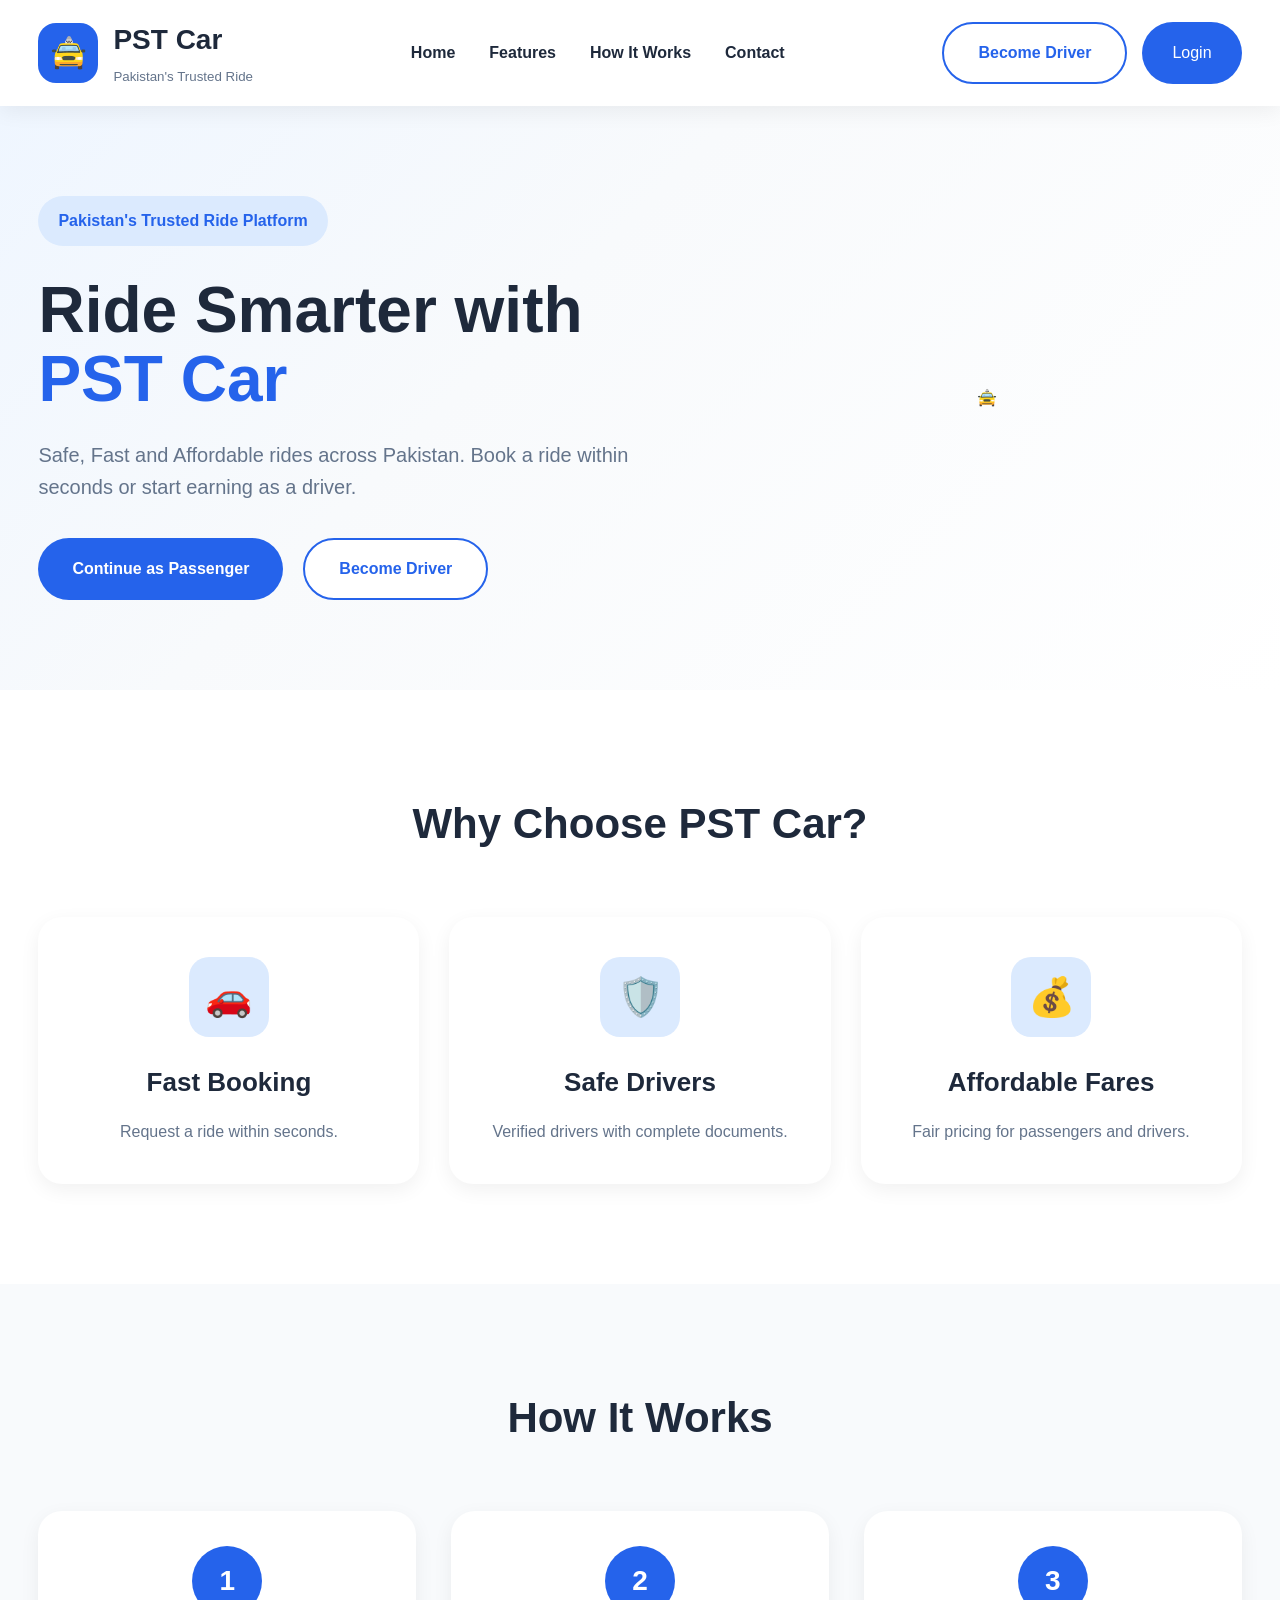
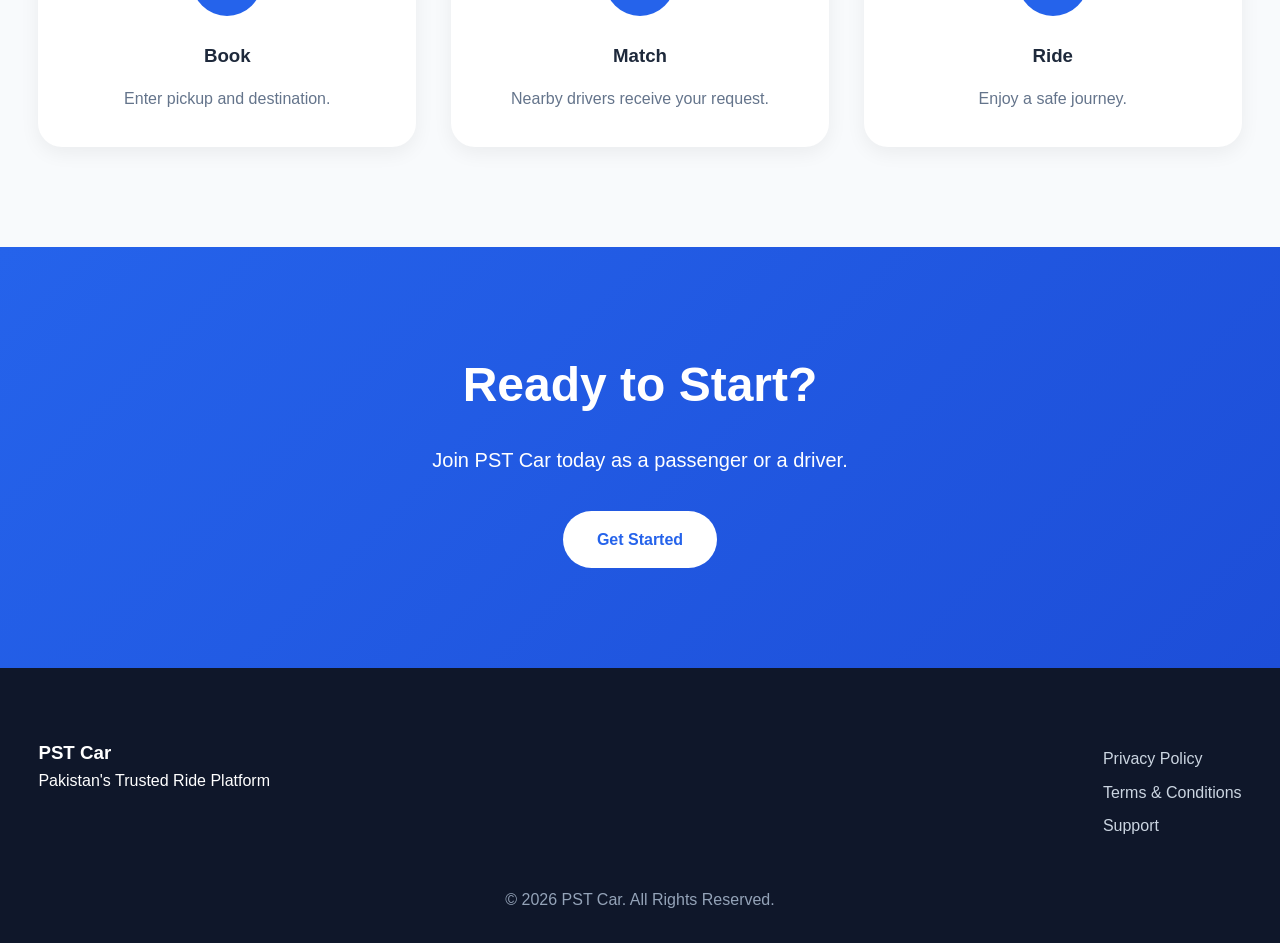
<file: index.html>
<!DOCTYPE html>
<html lang="en">

<head>

    <meta charset="UTF-8">

    <meta name="viewport"
          content="width=device-width, initial-scale=1.0">

    <title>PST Car | Pakistan's Trusted Ride Platform</title>

    <meta name="description"
          content="PST Car is a modern ride booking platform for Pakistan. Safe, fast and affordable rides.">

    <meta name="theme-color"
          content="#2563EB">

    <link rel="manifest"
          href="manifest.json">

    <link rel="stylesheet"
          href="css/style.css">

</head>

<body>

    <!-- =========================
            HEADER
    ========================== -->

    <header class="header">

    <div class="container nav-container">

        <a href="#" class="logo">

            <div class="logo-icon">🚖</div>

            <div>

                <h2>PST Car</h2>

                <small>Pakistan's Trusted Ride</small>

            </div>

        </a>

        <nav class="navigation">

            <a href="#home">Home</a>
            <a href="#features">Features</a>
            <a href="#how">How It Works</a>
            <a href="#contact">Contact</a>

        </nav>

        <div class="nav-buttons">

            <a href="pages/driver-register.html"
   class="secondary-btn">

    Become Driver

</a>
            <a href="pages/login.html"
   class="login-btn">

    Login

</a>
        </div>

    </div>

</header>
    <!-- =========================
            HERO
    ========================== -->

    <section id="home"
             class="hero">

        <div class="container hero-grid">

            <div class="hero-left">

                <div class="badge">

                    Pakistan's Trusted Ride Platform

                </div>

                <h1>

                    Ride Smarter with
                    <span>PST Car</span>

                </h1>

                <p>

                    Safe, Fast and Affordable rides across Pakistan.

                    Book a ride within seconds or start earning as a driver.

                </p>

                <div class="hero-buttons">

    <a href="pages/passenger-register.html"
       class="primary-btn">

        Continue as Passenger

    </a>

    <a href="pages/driver-register.html"
   class="secondary-btn">

    Become Driver

</a>
</div>
            </div>

            <div class="hero-right">

                <div class="phone">

                    <div class="phone-screen">

                        🚖

                    </div>

                </div>

            </div>

        </div>

    </section>

    <!-- =========================
            FEATURES
    ========================== -->

    <section id="features"
             class="features">

        <div class="container">

            <h2>

                Why Choose PST Car?

            </h2>

            <div class="cards">

                <div class="card">

                    <div class="icon">

                        🚗

                    </div>

                    <h3>

                        Fast Booking

                    </h3>

                    <p>

                        Request a ride within seconds.

                    </p>

                </div>

                <div class="card">

                    <div class="icon">

                        🛡️

                    </div>

                    <h3>

                        Safe Drivers

                    </h3>

                    <p>

                        Verified drivers with complete documents.

                    </p>

                </div>

                <div class="card">

                    <div class="icon">

                        💰

                    </div>

                    <h3>

                        Affordable Fares

                    </h3>

                    <p>

                        Fair pricing for passengers and drivers.

                    </p>

                </div>

            </div>

        </div>

    </section>

    <!-- =========================
            HOW IT WORKS
    ========================== -->

    <section id="how"
             class="how">

        <div class="container">

            <h2>

                How It Works

            </h2>

            <div class="steps">

                <div class="step">

                    <span>1</span>

                    <h3>

                        Book

                    </h3>

                    <p>

                        Enter pickup and destination.

                    </p>

                </div>

                <div class="step">

                    <span>2</span>

                    <h3>

                        Match

                    </h3>

                    <p>

                        Nearby drivers receive your request.

                    </p>

                </div>

                <div class="step">

                    <span>3</span>

                    <h3>

                        Ride

                    </h3>

                    <p>

                        Enjoy a safe journey.

                    </p>

                </div>

            </div>

        </div>

    </section>

    <!-- =========================
            CTA
    ========================== -->

    <section class="cta">

        <div class="container">

            <h2>

                Ready to Start?

            </h2>

            <p>

                Join PST Car today as a passenger or a driver.

            </p>

            <button class="primary-btn">

                Get Started

            </button>

        </div>

    </section>

    <!-- =========================
            FOOTER
    ========================== -->

    <footer id="contact"
            class="footer">

        <div class="container">

            <div>

                <h3>

                    PST Car

                </h3>

                <p>

                    Pakistan's Trusted Ride Platform

                </p>

            </div>

            <div>

                <a href="#">Privacy Policy</a>

                <a href="#">Terms & Conditions</a>

                <a href="#">Support</a>

            </div>

        </div>

        <p class="copyright">

            © 2026 PST Car. All Rights Reserved.

        </p>

    </footer>

    <script src="js/app.js"></script>

</body>

</html>
</file>
<file: css/style.css>
/* =====================================================
   PST CAR
   VERSION 1.0
===================================================== */

:root{

    --primary:#2563EB;
    --primary-dark:#1D4ED8;

    --secondary:#0F172A;

    --background:#F8FAFC;

    --white:#FFFFFF;

    --text:#1E293B;

    --muted:#64748B;

    --border:#E2E8F0;

    --success:#16A34A;

    --danger:#DC2626;

    --warning:#F59E0B;

    --radius:18px;

    --transition:.30s ease;

    --shadow-small:0 6px 20px rgba(0,0,0,.06);

    --shadow-medium:0 15px 35px rgba(0,0,0,.10);

    --shadow-large:0 30px 60px rgba(0,0,0,.15);

    --container:1250px;

}

*{

    margin:0;

    padding:0;

    box-sizing:border-box;

}

html{

    scroll-behavior:smooth;

}

body{

    font-family:
    Inter,
    Arial,
    Helvetica,
    sans-serif;

    background:var(--background);

    color:var(--text);

    line-height:1.6;

    overflow-x:hidden;

}

img{

    display:block;

    max-width:100%;

}

a{

    text-decoration:none;

    color:inherit;

}

button{

    cursor:pointer;

    border:none;

    font:inherit;

}

input{

    font:inherit;

}

.container{

    width:min(94%,var(--container));

    margin:auto;

}

/* ================= BUTTONS ================= */

.primary-btn{

    background:var(--primary);

    color:white;

    padding:16px 34px;

    border-radius:60px;

    font-weight:700;

    transition:.3s;

}

.primary-btn:hover{

    transform:translateY(-3px);

    background:var(--primary-dark);

    box-shadow:var(--shadow-medium);

}

.secondary-btn{

    background:white;

    border:2px solid var(--primary);

    color:var(--primary);

    padding:16px 34px;

    border-radius:60px;

    font-weight:700;

    transition:.3s;

}

.secondary-btn:hover{

    background:var(--primary);

    color:white;

}

.login-btn{

    background:var(--primary);

    color:white;

    padding:14px 30px;

    border-radius:50px;

    transition:.3s;

}

.login-btn:hover{

    background:var(--primary-dark);

}

/* ================= HEADER ================= */

.header{

    position:sticky;

    top:0;

    z-index:999;

    background:white;

    box-shadow:var(--shadow-small);

}

.nav-container{

    display:flex;

    justify-content:space-between;

    align-items:center;

    padding:18px 0;

}

.logo{

    display:flex;

    align-items:center;

    gap:15px;

}

.logo-icon{

    width:60px;

    height:60px;

    border-radius:18px;

    background:var(--primary);

    display:flex;

    justify-content:center;

    align-items:center;

    color:white;

    font-size:30px;

}

.logo h2{

    font-size:28px;

}

.logo small{

    color:var(--muted);

}

.navigation{

    display:flex;

    gap:34px;

}

.navigation a{

    position:relative;

    font-weight:600;

}

.navigation a::after{

    content:"";

    position:absolute;

    bottom:-8px;

    left:0;

    width:0;

    height:3px;

    background:var(--primary);

    transition:.3s;

}

.navigation a:hover::after{

    width:100%;

}

.nav-buttons{

    display:flex;

    gap:15px;

}

/* =====================================================
   HERO SECTION
===================================================== */

.hero{

    padding:90px 0;

    background:
    linear-gradient(
        135deg,
        #EFF6FF 0%,
        #F8FAFC 40%,
        #FFFFFF 100%
    );

}

.hero-grid{

    display:grid;

    grid-template-columns:1.1fr .9fr;

    gap:70px;

    align-items:center;

}

/* Left Side */

.badge{

    display:inline-flex;

    align-items:center;

    gap:10px;

    background:#DBEAFE;

    color:var(--primary);

    padding:12px 20px;

    border-radius:50px;

    font-weight:700;

    margin-bottom:30px;

}

.hero h1{

    font-size:64px;

    line-height:1.08;

    margin-bottom:25px;

    font-weight:800;

}

.hero h1 span{

    display:block;

    color:var(--primary);

}

.hero p{

    max-width:600px;

    color:var(--muted);

    font-size:20px;

    margin-bottom:35px;

}

/* Buttons */

.hero-buttons{

    display:flex;

    gap:20px;

    flex-wrap:wrap;

}

/* Statistics */

.hero-stats{

    display:flex;

    gap:25px;

    margin-top:60px;

    flex-wrap:wrap;

}

.stat{

    background:white;

    padding:22px;

    border-radius:18px;

    box-shadow:var(--shadow-small);

    min-width:140px;

    transition:.35s;

}

.stat:hover{

    transform:translateY(-8px);

    box-shadow:var(--shadow-large);

}

.stat h2{

    color:var(--primary);

    font-size:34px;

    margin-bottom:5px;

}

.stat p{

    margin:0;

    font-size:15px;

}

/* Right Side */

.hero-right{

    display:flex;

    justify-content:center;

}

/* Ride Card */

.ride-card{

    width:100%;

    max-width:420px;

    background:white;

    padding:35px;

    border-radius:28px;

    box-shadow:var(--shadow-large);

}

.ride-card h3{

    font-size:28px;

    margin-bottom:25px;

}

.ride-item{

    background:#F8FAFC;

    border:1px solid var(--border);

    border-radius:18px;

    padding:18px;

    margin-bottom:18px;

}

.ride-item span{

    display:block;

    color:var(--muted);

    font-size:14px;

    margin-bottom:5px;

}

.ride-item strong{

    font-size:17px;

}

.ride-price{

    background:linear-gradient(
        135deg,
        var(--primary),
        var(--primary-dark)
    );

    color:white;

    border-radius:20px;

    padding:25px;

    text-align:center;

    margin:28px 0;

}

.ride-price h2{

    font-size:42px;

    margin-top:10px;

}

/* Floating Animation */

@keyframes floating{

    0%{

        transform:translateY(0);

    }

    50%{

        transform:translateY(-12px);

    }

    100%{

        transform:translateY(0);

    }

}

.ride-card{

    animation:floating 5s ease-in-out infinite;

}
/* ================= HERO RESPONSIVE ================= */

@media(max-width:1000px){

.hero-grid{

grid-template-columns:1fr;

text-align:center;

}

.hero-right{

margin-top:50px;

}

.hero-buttons{

justify-content:center;

}

.hero-stats{

justify-content:center;

}

.hero h1{

font-size:48px;

}

}

@media(max-width:768px){

.hero{

padding:70px 0;

}

.hero h1{

font-size:38px;

}

.hero p{

font-size:18px;

}

.hero-buttons{

flex-direction:column;

}

.primary-btn,

.secondary-btn{

width:100%;

}

.stat{

width:100%;

}

.ride-card{

padding:25px;

}

.ride-price h2{

font-size:34px;

}

}

/* =====================================================
   FEATURES
===================================================== */

.features{

    padding:100px 0;

    background:white;

}

.features h2{

    text-align:center;

    font-size:42px;

    margin-bottom:60px;

}

.cards{

    display:grid;

    grid-template-columns:repeat(3,1fr);

    gap:30px;

}

.card{

    background:white;

    border-radius:24px;

    padding:40px 30px;

    text-align:center;

    box-shadow:var(--shadow-small);

    transition:.35s;

}

.card:hover{

    transform:translateY(-10px);

    box-shadow:var(--shadow-large);

}

.icon{

    width:80px;

    height:80px;

    margin:auto;

    margin-bottom:25px;

    border-radius:20px;

    background:#DBEAFE;

    display:flex;

    justify-content:center;

    align-items:center;

    font-size:38px;

}

.card h3{

    margin-bottom:15px;

    font-size:26px;

}

.card p{

    color:var(--muted);

}

/* =====================================================
   HOW IT WORKS
===================================================== */

.how{

    padding:100px 0;

    background:#F8FAFC;

}

.how h2{

    text-align:center;

    font-size:42px;

    margin-bottom:60px;

}

.steps{

    display:grid;

    grid-template-columns:repeat(3,1fr);

    gap:35px;

}

.step{

    background:white;

    border-radius:24px;

    padding:35px;

    text-align:center;

    box-shadow:var(--shadow-small);

    transition:.3s;

}

.step:hover{

    transform:translateY(-10px);

    box-shadow:var(--shadow-large);

}

.step span{

    width:70px;

    height:70px;

    margin:auto;

    margin-bottom:25px;

    display:flex;

    justify-content:center;

    align-items:center;

    border-radius:50%;

    background:var(--primary);

    color:white;

    font-size:28px;

    font-weight:bold;

}

.step h3{

    margin-bottom:15px;

}

.step p{

    color:var(--muted);

}
/* =====================================================
   CTA
===================================================== */

.cta{

    padding:100px 0;

    text-align:center;

    background:linear-gradient(135deg,#2563EB,#1D4ED8);

    color:white;

}

.cta h2{

    font-size:48px;

    margin-bottom:20px;

}

.cta p{

    font-size:20px;

    margin-bottom:35px;

}

.cta .primary-btn{

    background:white;

    color:#2563EB;

}
/* =====================================================
   FOOTER
===================================================== */

.footer{

    background:#0F172A;

    color:white;

    padding:70px 0 30px;

}

.footer .container{

    display:flex;

    justify-content:space-between;

    gap:40px;

    flex-wrap:wrap;

}

.footer a{

    display:block;

    color:#CBD5E1;

    margin:8px 0;

}

.footer a:hover{

    color:white;

}

.copyright{

    text-align:center;

    margin-top:40px;

    color:#94A3B8;

}

/* =====================================================
   GLOBAL RESPONSIVE
===================================================== */

@media(max-width:900px){

.cards,
.steps{

grid-template-columns:1fr;

}

.footer .container{

flex-direction:column;

text-align:center;

}

.navigation{

display:none;

}

}

.primary-btn,
.secondary-btn,
.login-btn{

    display:inline-flex;

    align-items:center;

    justify-content:center;

    text-decoration:none;

}

/* ==========================================
DRIVER REGISTRATION
========================================== */

.register-page{

padding:90px 0;

background:#F8FAFC;

}

.register-card{

max-width:950px;

margin:auto;

background:#fff;

padding:55px;

border-radius:30px;

box-shadow:0 20px 60px rgba(0,0,0,.08);

}
.progress-bar{

height:10px;

background:#E5E7EB;

border-radius:20px;

overflow:hidden;

margin-bottom:35px;

}

.progress-fill{

width:20%;

height:100%;

background:#2563EB;

}

.section-title{

margin:40px 0 25px;

font-size:26px;

}

.form-grid{

display:grid;

grid-template-columns:repeat(2,1fr);

gap:28px;

margin-top:35px;

}
.form-group input,
.form-group select{

width:100%;

padding:18px;

border:2px solid #E5E7EB;

border-radius:16px;

font-size:16px;

transition:.3s;

background:white;

}
outline:none;

border-color:#2563EB;

box-shadow:0 0 0 3px rgba(37,99,235,.12);

}

.button-row{

display:flex;

justify-content:flex-end;

margin-top:40px;

}

@media(max-width:768px){

.form-grid{

grid-template-columns:1fr;

}

.register-card{

padding:25px;

}

.button-row{

justify-content:center;

}

.button-row .primary-btn{

width:100%;

}

}
.register-header{

text-align:center;

margin-bottom:35px;

}

.register-header h1{

font-size:42px;

margin-bottom:15px;

}

.register-header p{

font-size:18px;

color:#64748B;

max-width:650px;

margin:auto;

}

.progress{

height:10px;

background:#E5E7EB;

border-radius:50px;

margin:35px 0;

overflow:hidden;

}

.progress-bar{

width:20%;

height:100%;

background:#2563EB;

border-radius:50px;

}
/* =====================================================
   DRIVER REGISTRATION
===================================================== */

.register-page{

    min-height:100vh;

    padding:80px 20px;

    background:linear-gradient(180deg,#EEF5FF 0%,#F8FAFC 45%,#FFFFFF 100%);

}

.register-card{

    width:100%;

    max-width:1050px;

    margin:0 auto;

    background:#FFFFFF;

    border-radius:28px;

    padding:60px;

    position:relative;

    overflow:hidden;

    border:1px solid #E5E7EB;

    box-shadow:
        0 10px 30px rgba(0,0,0,.05),
        0 30px 80px rgba(37,99,235,.08);

}

.register-card::before{

    content:"";

    position:absolute;

    left:0;

    top:0;

    width:100%;

    height:8px;

    background:linear-gradient(90deg,#2563EB,#3B82F6,#60A5FA);

}

.register-header{

    text-align:center;

    margin-bottom:45px;

}

.register-header h1{

    font-size:44px;

    font-weight:800;

    color:#0F172A;

    margin-bottom:18px;

}

.register-header p{

    max-width:650px;

    margin:auto;

    color:#64748B;

    line-height:1.8;

    font-size:18px;

}

/* Progress */

.progress{

    width:100%;

    height:10px;

    background:#E5E7EB;

    border-radius:100px;

    overflow:hidden;

    margin:40px 0;

}

.progress-bar{

    width:20%;

    height:100%;

    border-radius:100px;

    background:linear-gradient(90deg,#2563EB,#3B82F6);

}

/* Section */

.section-title{

    font-size:30px;

    font-weight:700;

    color:#1E293B;

    margin:45px 0 30px;

}

/* Form */

.form-grid{

    display:grid;

    grid-template-columns:repeat(2,1fr);

    gap:28px;

}

.form-group{

    display:flex;

    flex-direction:column;

}

.form-group label{

    font-size:15px;

    font-weight:700;

    margin-bottom:10px;

    color:#334155;

}

.form-group input,

.form-group select{

    width:100%;

    height:60px;

    padding:0 20px;

    border-radius:16px;

    border:2px solid #E2E8F0;

    background:#FFFFFF;

    font-size:16px;

    transition:.25s;

}

.form-group input:focus,

.form-group select:focus{

    outline:none;

    border-color:#2563EB;

    box-shadow:0 0 0 5px rgba(37,99,235,.12);

}

/* Button */

.button-row{

    display:flex;

    justify-content:flex-end;

    margin-top:50px;

}

.button-row .primary-btn{

    width:220px;

    height:60px;

    border-radius:16px;

}

/* Mobile */

@media(max-width:900px){

.register-card{

padding:35px;

}

.form-grid{

grid-template-columns:1fr;

}

.button-row{

justify-content:center;

}

.button-row .primary-btn{

width:100%;

}

.register-header h1{

font-size:34px;

}

}
</file>
